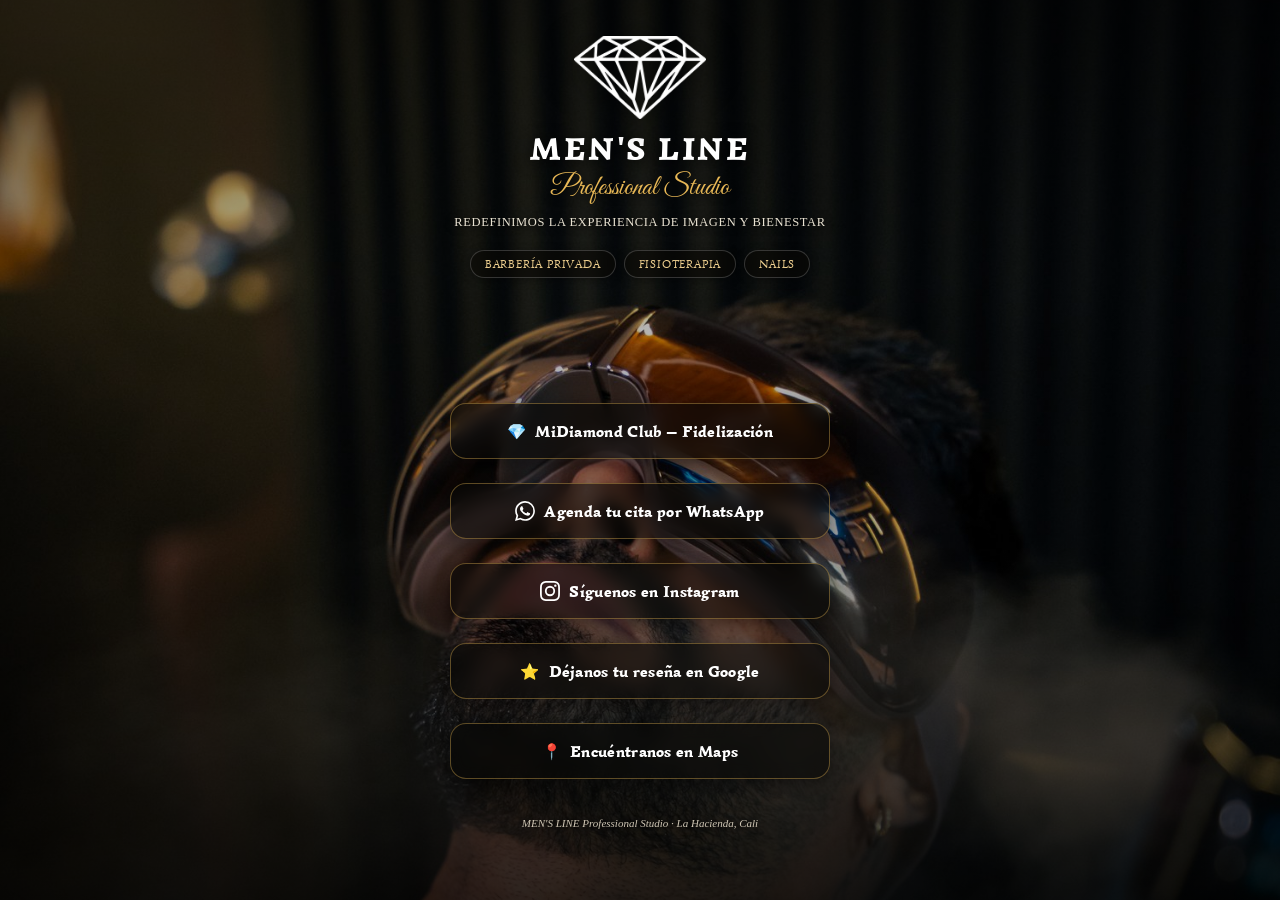
<file: index.html>
<!doctype html><html lang="es"><head><meta charset="utf-8">
<meta name="viewport" content="width=device-width,initial-scale=1">
<title>MEN'S LINE Professional Studio</title>
<link href="https://fonts.googleapis.com/css2?family=Simonetta:wght@400;900&family=Great+Vibes&display=swap" rel="stylesheet">
<style>
  /* Iconos SVG de marca (WhatsApp / Instagram) */
  .ico svg{width:20px;height:20px;display:block;fill:currentColor}
  .ico{margin-right:10px;display:inline-flex}
  *{box-sizing:border-box}
  body{margin:0;background:#000;color:#eee;font-family:'Simonetta',serif;min-height:100vh}
  /* ══ VIDEO DE FONDO (alineado arriba para que las caras se vean completas) ══ */
  .bgvideo{position:fixed;inset:0;width:100%;height:100%;object-fit:cover;object-position:center 20%;z-index:-2}
  .bgveil{position:fixed;inset:0;z-index:-1;
    background:linear-gradient(180deg,rgba(0,0,0,.62) 0%,rgba(0,0,0,.28) 32%,rgba(0,0,0,.34) 60%,rgba(0,0,0,.8) 100%)}
  .wrap{max-width:420px;margin:0 auto;padding:34px 20px 60px;text-align:center;display:flex;flex-direction:column;min-height:100svh}
  .logo{width:132px;margin:2px auto 10px;display:block;filter:drop-shadow(0 4px 18px rgba(0,0,0,.75))}
  h1{margin:0;color:#fff;font-size:32px;font-weight:900;letter-spacing:2.5px;text-shadow:0 2px 16px rgba(0,0,0,.85)}
  .script{font-family:'Great Vibes',cursive;font-weight:400;color:#e8b856;font-size:28px;margin:0 0 6px;text-shadow:0 2px 10px rgba(0,0,0,.8)}
  .sub{color:#e9e2d2;font-size:12.5px;font-family:Georgia,serif;margin:4px 0 20px;letter-spacing:.6px;text-shadow:0 1px 8px rgba(0,0,0,.9)}
  .services{display:flex;gap:8px;justify-content:center;flex-wrap:wrap;margin-bottom:24px}
  .services span{border:1px solid #ffffff2e;background:rgba(10,8,4,.55);backdrop-filter:blur(6px);color:#f0d190;border-radius:999px;
    padding:6px 14px;font-size:11.5px;letter-spacing:.8px;box-shadow:0 2px 10px rgba(0,0,0,.35)}
  .spacer{flex:1}
  a.btn{display:flex;align-items:center;justify-content:center;background:rgba(8,7,5,.6);border:1px solid rgba(232,184,86,.38);
    backdrop-filter:blur(8px);border-radius:16px;padding:16px 16px;margin:12px 0;color:#fff;text-decoration:none;font-size:15.5px;font-weight:700;
    transition:.18s;box-shadow:0 6px 22px rgba(0,0,0,.5);letter-spacing:.3px}
  a.btn:hover,a.btn:active{background:rgba(60,44,20,.72);border-color:#e8b856;transform:translateY(-1px)}
  a.btn.star{background:linear-gradient(135deg,#daa64e,#e8b856);color:#1a1000;border-color:#e8b856;box-shadow:0 8px 26px rgba(218,166,78,.45)}
  a.btn.star:hover,a.btn.star:active{background:linear-gradient(135deg,#e8b856,#f4d27a)}
  .ico{margin-right:9px}
  .dots{position:fixed;right:14px;top:50%;transform:translateY(-50%);z-index:1;display:flex;flex-direction:column;gap:8px}
  .dots i{width:7px;height:7px;border-radius:50%;background:#ffffff40;transition:.3s}
  .dots i.on{background:#e8b856;box-shadow:0 0 10px rgba(232,184,86,.8);transform:scale(1.3)}
  .foot{color:#cfc6b4;font-size:11px;margin-top:26px;font-family:Georgia,serif;text-shadow:0 1px 8px rgba(0,0,0,.9);font-style:italic}
  @media (max-width:420px){ .wrap{padding:26px 16px 50px} h1{font-size:27px} .logo{width:112px} a.btn{font-size:14.5px;padding:14px} }
</style></head><body>
<video class="bgvideo" src="assets/fondo.mp4" autoplay muted loop playsinline preload="auto" poster="assets/web/foto1.jpg"></video>
<div class="bgveil"></div>
<div class="wrap">
  <img class="logo" src="logo_diamante.png" alt="MEN'S LINE">
  <h1>MEN'S LINE</h1>
  <p class="script">Professional Studio</p>
  <p class="sub">REDEFINIMOS LA EXPERIENCIA DE IMAGEN Y BIENESTAR</p>

  <div class="services">
    <span>BARBERÍA PRIVADA</span><span>FISIOTERAPIA</span><span>NAILS</span>
  </div>

  <div class="spacer"></div>

  <a class="btn" href="loyalty/index.html"><span class="ico">💎</span>MiDiamond Club — Fidelización</a>
  <a class="btn" href="https://wa.me/573148761424" target="_blank"><span class="ico"><svg viewBox="0 0 24 24"><path d="M17.472 14.382c-.297-.149-1.758-.867-2.03-.967-.273-.099-.471-.148-.67.15-.197.297-.767.966-.94 1.164-.173.199-.347.223-.644.075-.297-.15-1.255-.463-2.39-1.475-.883-.788-1.48-1.761-1.653-2.059-.173-.297-.018-.458.13-.606.134-.133.297-.347.446-.52.149-.174.198-.298.298-.497.099-.198.05-.371-.025-.52-.075-.149-.669-1.612-.916-2.207-.242-.579-.487-.5-.669-.51-.173-.008-.371-.01-.57-.01-.198 0-.52.074-.792.372-.272.297-1.04 1.016-1.04 2.479 0 1.462 1.065 2.875 1.213 3.074.149.198 2.096 3.2 5.077 4.487.709.306 1.262.489 1.694.625.712.227 1.36.195 1.871.118.571-.085 1.758-.719 2.006-1.413.248-.694.248-1.289.173-1.413-.074-.124-.272-.198-.57-.347m-5.421 7.403h-.004a9.87 9.87 0 0 1-5.031-1.378l-.361-.214-3.741.982.998-3.648-.235-.374a9.86 9.86 0 0 1-1.51-5.26c.001-5.45 4.436-9.884 9.888-9.884 2.64 0 5.122 1.03 6.988 2.898a9.825 9.825 0 0 1 2.893 6.994c-.003 5.45-4.437 9.885-9.885 9.885m8.413-18.297A11.815 11.815 0 0 0 12.05 0C5.495 0 .16 5.335.157 11.892c0 2.096.547 4.142 1.588 5.945L0 24l6.305-1.654a11.882 11.882 0 0 0 5.683 1.448h.005c6.554 0 11.89-5.335 11.893-11.893A11.821 11.821 0 0 0 20.464 3.488"/></svg></span>Agenda tu cita por WhatsApp</a>
  <a class="btn" href="https://www.instagram.com/menslinestudio" target="_blank"><span class="ico"><svg viewBox="0 0 24 24"><path d="M12 2.163c3.204 0 3.584.012 4.85.07 1.17.053 1.805.249 2.227.415.56.217.958.477 1.379.897.419.42.679.819.896 1.378.167.42.362 1.055.414 2.227.058 1.266.07 1.646.07 4.85s-.012 3.584-.07 4.85c-.052 1.17-.247 1.805-.414 2.227a3.727 3.727 0 0 1-.896 1.378c-.42.419-.819.679-1.378.896-.422.167-1.056.362-2.227.414-1.266.058-1.646.07-4.85.07s-3.584-.012-4.85-.07c-1.17-.052-1.805-.247-2.227-.414a3.728 3.728 0 0 1-1.378-.896 3.727 3.727 0 0 1-.896-1.378c-.167-.422-.362-1.056-.415-2.227-.057-1.266-.07-1.646-.07-4.85s.013-3.584.07-4.85c.053-1.172.248-1.807.415-2.227.217-.559.477-.958.896-1.378.42-.42.82-.68 1.378-.897.422-.166 1.057-.362 2.227-.414 1.266-.058 1.646-.07 4.85-.07M12 0C8.741 0 8.333.014 7.053.072 5.775.132 4.905.333 4.14.63c-.79.306-1.459.718-2.126 1.384S.914 3.35.631 4.14C.333 4.905.131 5.775.072 7.053.014 8.333 0 8.741 0 12s.014 3.667.072 4.947c.06 1.277.261 2.148.558 2.913.306.788.717 1.459 1.384 2.126.667.666 1.336 1.079 2.126 1.384.766.296 1.636.499 2.913.558C8.333 23.988 8.741 24 12 24s3.667-.012 4.947-.072c1.277-.06 2.148-.262 2.913-.558a5.712 5.712 0 0 0 2.126-1.384 5.706 5.706 0 0 0 1.384-2.126c.296-.765.499-1.636.558-2.913.058-1.28.072-1.688.072-4.947s-.014-3.667-.072-4.947c-.06-1.277-.262-2.149-.558-2.913a5.71 5.71 0 0 0-1.384-2.126A5.705 5.705 0 0 0 19.86.63c-.765-.297-2.148-.262-2.913-.558C15.667.014 15.259 0 12 0zm0 5.838a6.162 6.162 0 1 0 0 12.324 6.162 6.162 0 0 0 0-12.324zM12 16a4 4 0 1 1 0-8 4 4 0 0 1 0 8zm6.406-11.845a1.44 1.44 0 1 0 0 2.881 1.44 1.44 0 0 0 0-2.881z"/></svg></span>Síguenos en Instagram</a>
  <a class="btn" href="https://is.gd/menslinerev" target="_blank"><span class="ico">⭐</span>Déjanos tu reseña en Google</a>
  <a class="btn" href="https://maps.google.com/?cid=2185886682577761685" target="_blank"><span class="ico">📍</span>Encuéntranos en Maps</a>

  <p class="foot">MEN'S LINE Professional Studio · La Hacienda, Cali</p>
</div>
<script>
/* iOS: modo ahorro de datos/batería bloquea autoplay → reintentos y play al primer toque */
(function(){
  const v = document.querySelector("video.bgvideo");
  if (!v) return;
  const tryPlay = () => { const p = v.play(); if (p) p.catch(()=>{}); };
  tryPlay();
  ["touchstart","click","scroll","pointerdown"].forEach(e =>
    document.addEventListener(e, tryPlay, {once:false, capture:true, passive:true}));
  document.addEventListener("visibilitychange", () => { if (!document.hidden) tryPlay(); });
})();
</script>
</file>
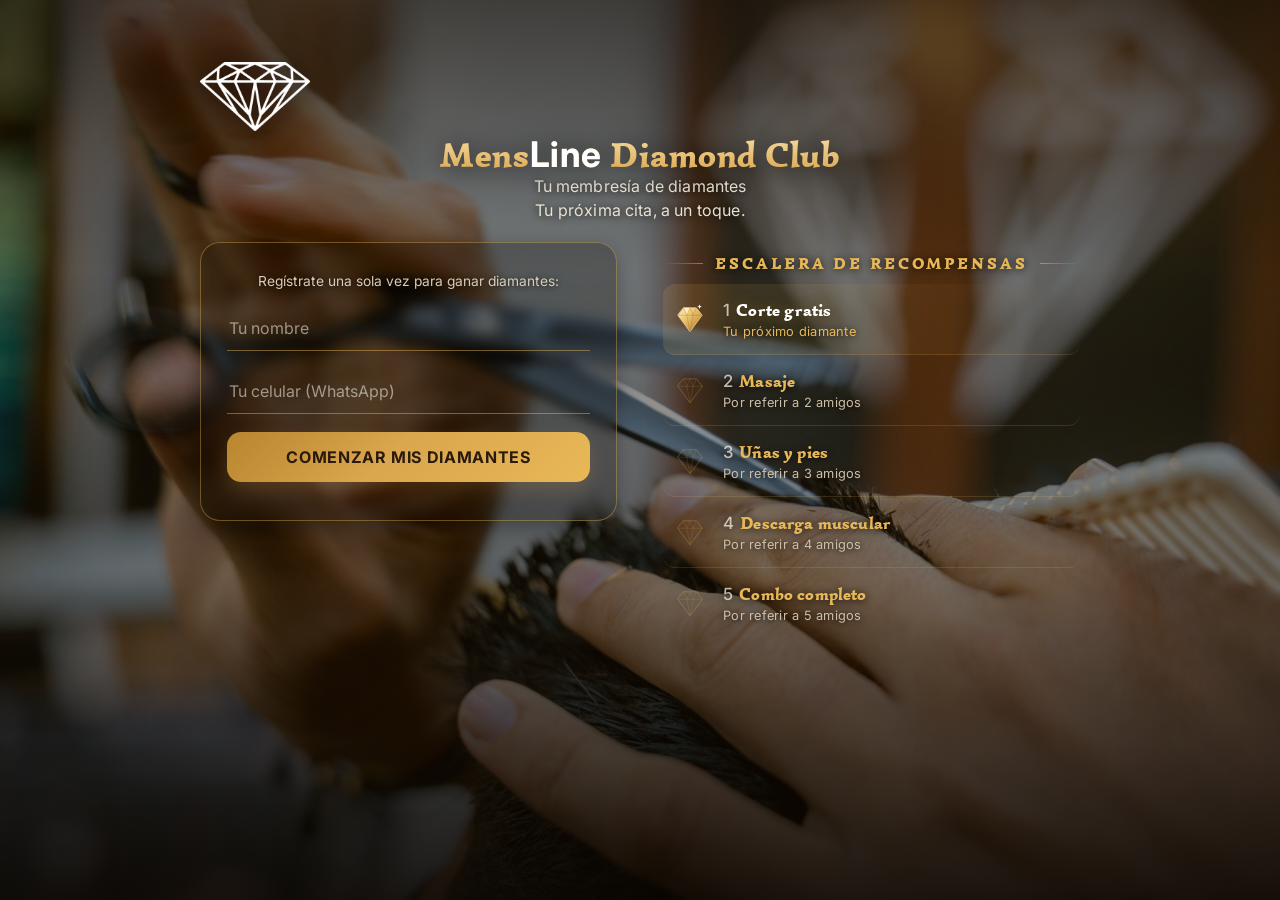
<file: loyalty/index.html>
<!DOCTYPE html>
<html lang="es">
<head>
<meta charset="UTF-8">
<meta name="viewport" content="width=device-width,initial-scale=1,maximum-scale=1">
<meta name="theme-color" content="#2b1c10">
<title>MensLine Diamond Club</title>
<link rel="manifest" href="manifest.webmanifest">
<link rel="icon" href="logo_diamante.png">
<link rel="preconnect" href="https://fonts.googleapis.com">
<link rel="preconnect" href="https://fonts.gstatic.com" crossorigin>
<link href="https://fonts.googleapis.com/css2?family=Simonetta:wght@400;900&family=Great+Vibes&family=Inter:wght@400;500;600;700&display=swap" rel="stylesheet">
<link rel="stylesheet" href="assets/styles/main.css">
</head>
<body>
<!-- CARRUSEL DE FOTOS COMO FONDO (fuera de .wrap: su animación no debe afectar al position:fixed) -->
<div id="lbg" class="lbg"></div><div class="lveil"></div>
<!-- degradado dorado compartido por los diamantes de la escalera -->
<svg width="0" height="0" style="position:absolute" aria-hidden="true"><defs>
  <linearGradient id="mlGold" x1="0" y1="0" x2="1" y2="1"><stop offset="0" stop-color="#f6dca0"/><stop offset=".5" stop-color="#e8b856"/><stop offset="1" stop-color="#b8862f"/></linearGradient>
</defs></svg>
<div class="wrap">
  <div class="head">
    <img class="logo" src="logo_diamante.png" alt="">
    <h1>Mens<b>Line</b> Diamond Club</h1>
    <p class="sub">Tu membresía de diamantes<br>Tu próxima cita, a un toque.</p>
  </div>

  <div class="colL">
  <!-- REGISTRO -->
  <div id="regView" class="card hidden">
    <p class="mut center" style="margin-bottom:14px">Regístrate una sola vez para ganar diamantes:</p>
    <input id="regName" type="text" placeholder="Tu nombre" maxlength="30">
    <input id="regPhone" type="tel" inputmode="numeric" placeholder="Tu celular (WhatsApp)" maxlength="12">
    <button id="regBtn">COMENZAR MIS DIAMANTES</button>
    <p id="regMsg" class="mut center" style="margin-top:10px"></p>
  </div>

  <!-- CARNET -->
  <div id="stView" class="card hidden">
    <p class="mut center" id="hello"></p>
    <div class="vcard hidden" id="vcard">
      <div class="sheen"></div>
      <div class="vhead"><img src="logo_diamante.png" alt=""><span class="vt">DIAMOND CLUB</span></div>
      <div class="vname" id="vname"></div>
      <div class="vmeta" id="vmeta"></div>
      <div class="vdiamonds"><span class="vdots" id="vdots"></span><span class="vcount" id="vcount"></span></div>
      <div class="vfoot"><span class="vf">MEMBRESÍA VIRTUAL</span><span class="vf" id="vcyc"></span></div><button id="vcWallet" style="display:none;margin:-2px 12px 14px;padding:10px 12px;border-radius:12px;border:1px solid rgba(232,184,86,.55);background:linear-gradient(180deg,#3a2512,#241505);color:#e8b856;font-weight:700;letter-spacing:.08em;font-size:.72rem;width:calc(100% - 24px)">⬇ GUARDAR EN GOOGLE WALLET</button>
    </div>
    <div class="diamonds" id="dmRow"></div>
    <p class="prog" id="prog"></p>
    <div class="bar"><i id="barFill" style="width:0%"></i></div>
    <div id="rewardBox" class="reward hidden">
      <h2>¡RECOMPENSA LISTA!</h2>
      <code id="rewardCode"></code>
      <p class="mut">Preséntale este código en recepción. El staff la valida y empiezas tu nuevo ciclo.</p>
    </div>
    <p id="statusMsg"></p>
  </div>
  </div>

  <div class="colR">
  <p class="sec">ESCALERA DE RECOMPENSAS</p>
  <div class="ladder" id="ladder"></div>
  </div>
</div>

<!-- Anatomía del frontend (developarce): components/ organiza · CSS viste ·
     js controla · services/ conecta · pages/ arranca -->
<script type="module" src="pages/app.js"></script>
<script type="module" src="components/background.js"></script>
</body>
</html>
</file>
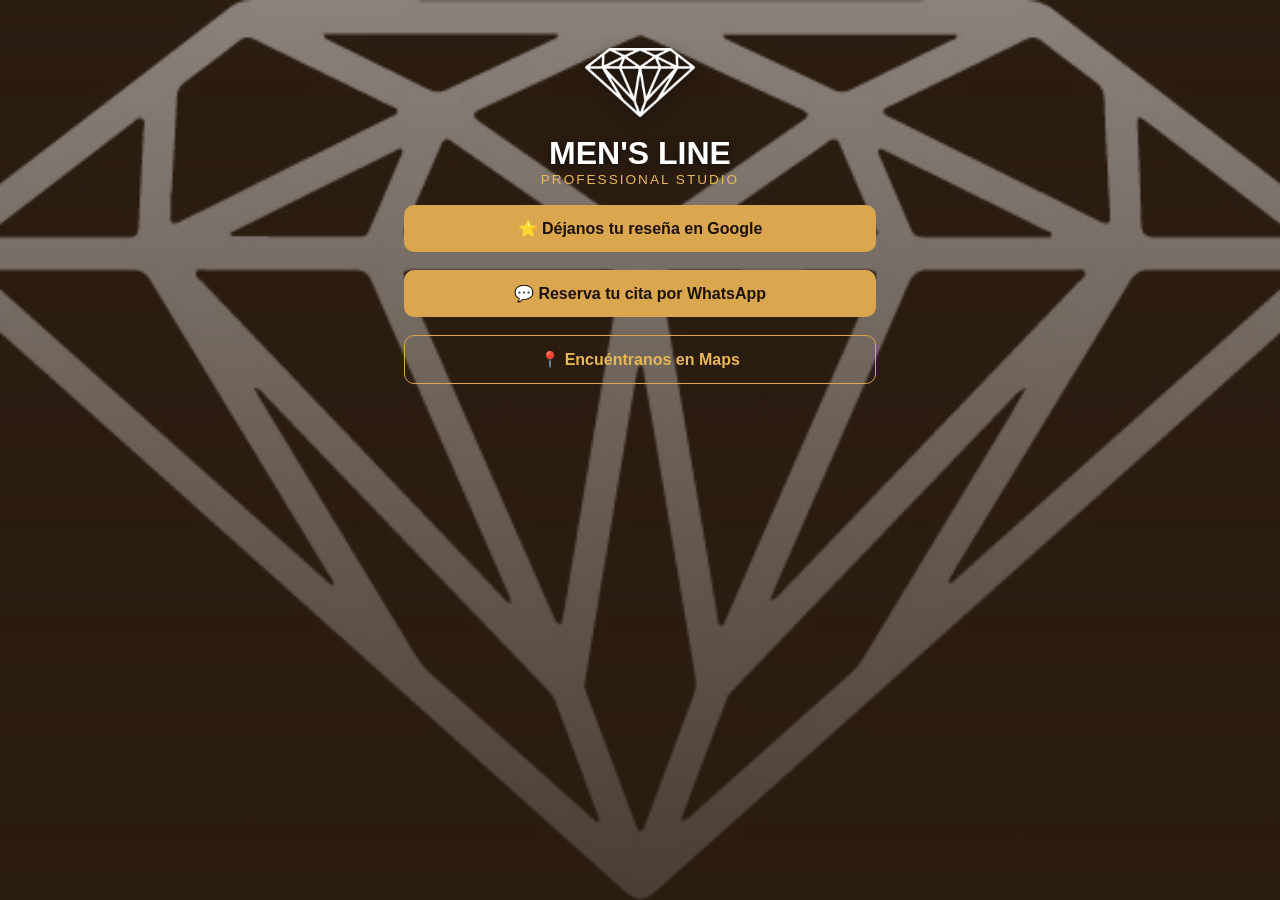
<file: videotest.html>
<!DOCTYPE html>
<html lang="es">
<head>
<meta charset="UTF-8">
<meta name="viewport" content="width=device-width, initial-scale=1">
<title>MEN'S LINE — Fondo con video (maqueta)</title>
<style>
:root{--oro:#daa64e;--oro2:#e8b856;--fondo:#2b1c10;}
*{margin:0;box-sizing:border-box}
body{font-family:'Trebuchet MS',sans-serif;background:var(--fondo);color:#fff;min-height:100vh}
video{position:fixed;top:0;left:0;width:100%;height:100%;object-fit:cover;z-index:0}
.overlay{position:fixed;inset:0;background:linear-gradient(to bottom,rgba(43,28,16,.55),rgba(43,28,16,.85));z-index:1}
.card{position:relative;z-index:2;max-width:520px;margin:0 auto;padding:48px 24px;text-align:center;display:grid;gap:18px}
h1{font-size:2rem;text-shadow:0 2px 8px rgba(0,0,0,.6)}
.slog{color:var(--oro2);letter-spacing:2px;font-size:.85rem}
a.b{display:block;background:var(--oro);color:#1d1209;font-weight:bold;padding:14px;border-radius:10px;text-decoration:none;font-size:1rem}
a.b.ghost{background:transparent;border:1.5px solid var(--oro);color:var(--oro2)}
img.logo{width:110px;margin:0 auto;filter:drop-shadow(0 2px 6px rgba(0,0,0,.5))}
</style>
</head>
<body>
<video autoplay muted loop playsinline poster="logo_diamante.png">
  <source src="barber.mp4" type="video/mp4">
</video>
<div class="overlay"></div>
<main class="card">
  <img class="logo" src="logo_diamante.png" alt="MEN'S LINE">
  <div><h1>MEN'S LINE</h1><p class="slog">PROFESSIONAL STUDIO</p></div>
  <a class="b" href="https://is.gd/menslinerev">⭐ Déjanos tu reseña en Google</a>
  <a class="b" href="https://wa.me/573148761424">💬 Reserva tu cita por WhatsApp</a>
  <a class="b ghost" href="https://maps.google.com/?cid=2185886682577761685">📍 Encuéntranos en Maps</a>
</main>
</body>
</html>
</file>
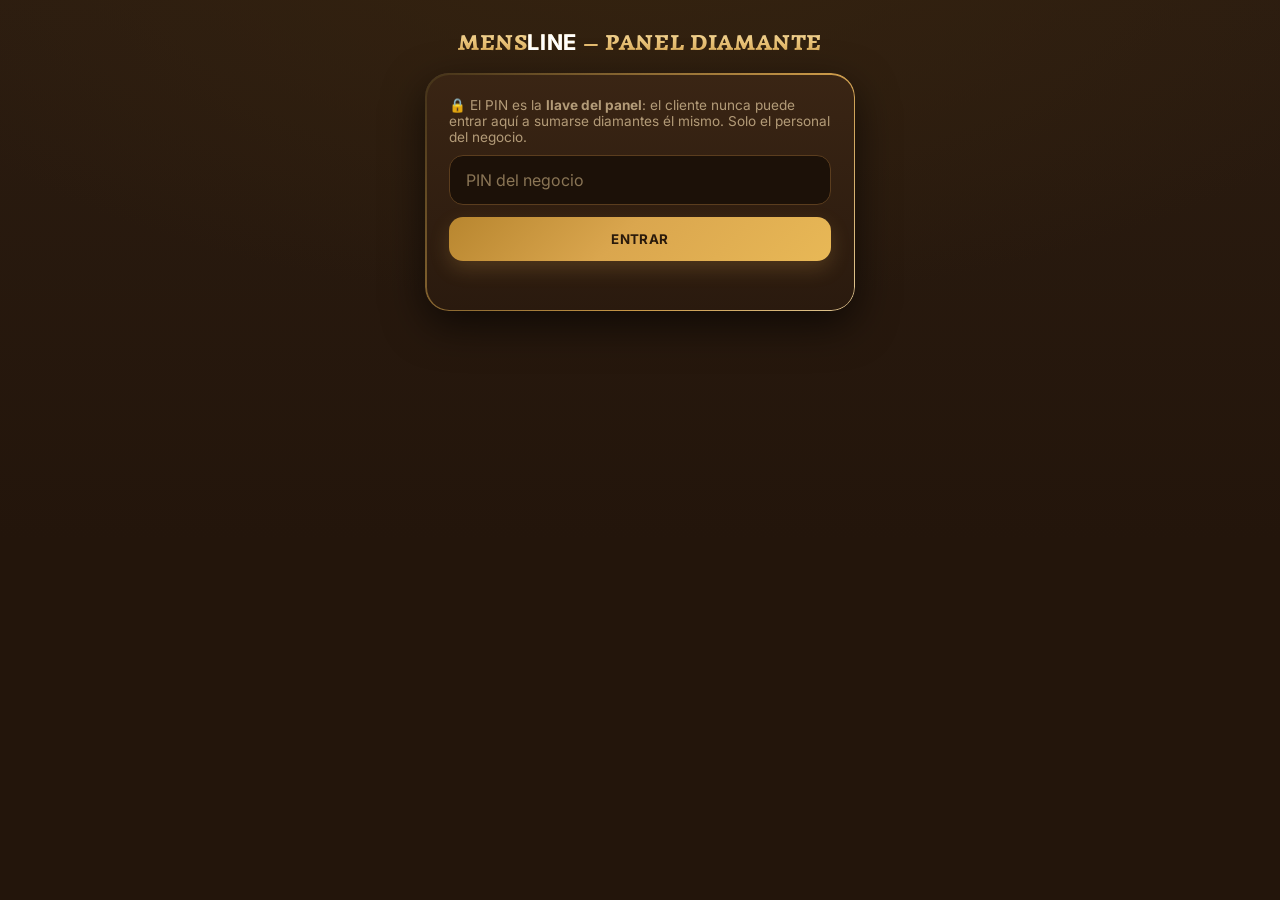
<file: loyalty/admin.html>
<!DOCTYPE html>
<html lang="es">
<head>
<meta charset="UTF-8">
<meta name="viewport" content="width=device-width,initial-scale=1">
<meta name="robots" content="noindex">
<title>MensLine — Panel</title>
<link rel="preconnect" href="https://fonts.googleapis.com">
<link rel="preconnect" href="https://fonts.gstatic.com" crossorigin>
<link href="https://fonts.googleapis.com/css2?family=Simonetta:wght@400;900&family=Great+Vibes&family=Inter:wght@400;500;600;700&display=swap" rel="stylesheet">
<style>
/* ===== MensLine — Panel · estilo según BRAND.md (solo CSS/HTML) ===== */
:root{
  --bg:#23150b;--bg2:#2b1c10;--gold:#daa64e;--goldl:#e8b856;--goldd:#443319;
  --stroke:#fbe7b8;--txt:#f4ead9;--mut:#b39b78;
  --serif:'Simonetta',Georgia,serif;--sans:'Inter',system-ui,-apple-system,sans-serif;
}
*{margin:0;padding:0;box-sizing:border-box;font-family:var(--sans)}
body{
  background:
    radial-gradient(120% 80% at 50% -10%, #35230f 0%, rgba(53,35,15,0) 55%),
    linear-gradient(180deg,var(--bg2),var(--bg) 60%);
  background-attachment:fixed;color:var(--txt);min-height:100vh;
  display:flex;flex-direction:column;align-items:center;padding:28px 16px calc(28px + env(safe-area-inset-bottom));
  -webkit-font-smoothing:antialiased;
}
.hidden{display:none!important}
.wrap{width:100%;max-width:430px;display:flex;flex-direction:column;gap:16px;align-items:center;animation:rise .5s ease both}
@keyframes rise{from{opacity:0;transform:translateY(14px)}to{opacity:1;transform:none}}
h1{font-family:var(--serif);font-weight:600;font-size:1.35rem;letter-spacing:.03em;text-align:center;
   color:var(--goldl);background:linear-gradient(180deg,#f6dca0,var(--gold));-webkit-background-clip:text;background-clip:text;-webkit-text-fill-color:transparent}
h1 b{-webkit-text-fill-color:#fff;color:#fff}

/* --- Tarjeta con borde dorado animado y esquinas 24px --- */
.card{position:relative;background:linear-gradient(180deg,#3a2514,#2a1a0e);border:0;border-radius:24px;padding:24px;width:100%;
      box-shadow:0 14px 40px #0009, inset 0 1px 0 #ffffff14;isolation:isolate}
.card::before{content:"";position:absolute;inset:0;border-radius:inherit;padding:1.5px;pointer-events:none;
   background:linear-gradient(130deg,var(--goldd) 0%,var(--gold) 25%,var(--stroke) 42%,var(--gold) 60%,var(--goldd) 100%);
   background-size:260% 260%;
   -webkit-mask:linear-gradient(#000 0 0) content-box,linear-gradient(#000 0 0);
   -webkit-mask-composite:xor;mask-composite:exclude;animation:border-sheen 7s linear infinite;opacity:.9}
@keyframes border-sheen{0%{background-position:0% 50%}100%{background-position:260% 50%}}
.card>*{position:relative;z-index:1}

input{width:100%;padding:14px 16px;border-radius:14px;border:1px solid #5b3d1e;background:#1c1108;color:var(--txt);font-size:1rem;margin-bottom:12px;transition:border-color .25s,box-shadow .25s}
input::placeholder{color:#8a7555}
input:focus{outline:none;border-color:var(--gold);box-shadow:0 0 0 3px #daa64e2e}
button{width:100%;padding:14px;border:0;border-radius:14px;background:linear-gradient(135deg,#b8862f,var(--gold) 45%,var(--goldl));color:#2a1a0b;font-weight:700;letter-spacing:.03em;cursor:pointer;margin-bottom:10px;box-shadow:0 8px 20px #daa64e33;transition:transform .15s,box-shadow .25s,filter .25s}
button:hover{filter:brightness(1.05)}
button:active{transform:scale(.97)}
button:disabled{opacity:.5;cursor:wait;filter:none}
.ghost{background:#231407;border:1px solid #5b3d1e;color:var(--txt);font-weight:600;font-size:.9rem;padding:13px;box-shadow:none;text-align:left}
.ghost:hover{border-color:var(--gold);filter:none;background:#2b1b0c}

.err{color:#e98a7a;font-size:.85rem;min-height:1.2em;transition:color .3s}
.ok{color:#8fd48f;font-size:.85rem}
.mut{color:var(--mut)}
.mini{font-size:.76rem;color:var(--mut);line-height:1.5}

/* --- Lista de clientes: avatar circular con inicial --- */
#list{display:flex;flex-direction:column;gap:4px;margin-top:4px}
.cl{display:flex;justify-content:space-between;align-items:center;gap:10px;padding:11px 10px;border-bottom:1px solid #4a3013;font-size:.9rem;cursor:pointer;border-radius:12px;transition:background .2s,transform .12s}
.cl:hover{background:#2b1b0c}
.cl:active{transform:scale(.99)}
.cl .n{font-weight:600;font-size:.98rem;color:var(--txt);display:inline-block}
/* avatar real en columna aparte (inicial en medallón dorado) */
.cl .ava{flex:0 0 auto;width:34px;height:34px;display:inline-flex;align-items:center;justify-content:center;
  border-radius:50%;background:linear-gradient(140deg,var(--goldl),#b8862f);color:#2a1a0b;
  font-family:var(--serif);font-weight:700;box-shadow:0 2px 8px #0007, inset 0 1px 0 #fff6}
.cl .p{color:var(--mut);font-size:.74rem;letter-spacing:.02em}
.cl b{color:var(--gold);letter-spacing:.14em}
.sel{background:#2b1b0c;box-shadow:0 0 0 2px var(--gold), 0 6px 18px #daa64e22;border-bottom-color:transparent}

@media (max-width:380px){
  h1{font-size:1.2rem}
  .cl .n{font-size:.92rem}
  .cl .ava{width:30px;height:30px;font-size:.9rem}
}
@media (prefers-reduced-motion:reduce){
  *{animation-duration:.001ms!important;animation-iteration-count:1!important;transition-duration:.001ms!important}
}
</style>
</head>
<body>
<div class="wrap">
  <h1>MENS<b>LINE</b> — PANEL DIAMANTE</h1>

  <div class="card" id="lockCard">
    <p class="mut" style="margin-bottom:10px;font-size:.85rem">🔒 El PIN es la <b>llave del panel</b>: el cliente nunca puede entrar aquí a sumarse diamantes él mismo. Solo el personal del negocio.</p>
    <input id="pin" type="password" inputmode="numeric" placeholder="PIN del negocio">
    <button id="unlock">ENTRAR</button>
    <p id="lockMsg" class="err"></p>
  </div>

  <div class="card hidden" id="panel">
    <p style="font-weight:700;color:var(--goldl);margin-bottom:6px;font-size:.95rem">CLIENTES REGISTRADOS <span class="mini">(en vivo, desde la nube)</span></p>
    <div id="list"></div>
    <p id="selInfo" class="mini" style="margin-top:8px">Toca un cliente arriba para seleccionarlo y luego usa los botones.</p>
    <button id="stampBtn" class="ghost" style="margin-top:10px">💎 SUMAR DIAMANTE (al seleccionado)</button>
    <button id="redeemBtn" class="ghost">🎁 Entregar recompensa → ciclo nuevo (0/5)</button>
    <button id="delBtn" class="ghost">🗑️ Eliminar cliente (prueba)</button>
    <button id="wipeBtn" class="ghost">🔄 Borrar TODOS los datos (empezar demo de cero)</button>
    <p class="mini" style="margin-top:8px">Diamante normal: el CLIENTE lo gana solo tocando su tarjeta (1 por día).<br>Este panel es para correcciones del staff.</p>
    <p id="msg" class="err"></p>
  </div>
</div>
<script>
/* ══════ SERVIDOR REAL (Cloudflare) — este panel ve lo mismo que ven los celulares ══════ */
const API = "https://mensline-diamond-club.santa250613.workers.dev";
const GOAL = 5;
const $ = id => document.getElementById(id);
let PIN = "", SEL = null, CLIENTS = [];

async function api(path, body){
  const r = await fetch(API + path, { method:"POST", headers:{"Content-Type":"application/json"}, body: JSON.stringify(body) });
  return r.json();
}
function msg(cls, t){ $("msg").className = cls; $("msg").textContent = t; }
function selClient(){
  if (SEL === null || !CLIENTS[SEL]){ msg("err","Selecciona un cliente de la lista primero"); return null; }
  return CLIENTS[SEL];
}

$("unlock").onclick = async () => {
  PIN = $("pin").value.replace(/\D/g,"");
  $("unlock").disabled = true;
  const r = await api("/list", { pin: PIN });
  $("unlock").disabled = false;
  if (r.ok){ $("lockCard").classList.add("hidden"); $("panel").classList.remove("hidden"); CLIENTS = r.clients; showList(); refresh(); }
  else $("lockMsg").textContent = r.err || "PIN incorrecto";
};

function showList(){
  if (!CLIENTS.length){ $("list").innerHTML = "<p class='mini'>Aún no hay clientes. Se registran desde la app (tocando la tarjeta NFC).</p>"; return; }
  $("list").innerHTML = CLIENTS.map((c,i) =>
    `<div class="cl${SEL===i?' sel':''}" data-i="${i}">
       <span class="ava">${c.name.trim().charAt(0).toUpperCase()}</span><span><span class="n">${c.name}</span><br><span class="p">#${String(c.phone).slice(-10)}</span></span>
       <span style="text-align:right">${c.rewardPending
         ? `<b style="color:#e8b856">🎁 RECOMPENSA LISTA</b><br><span class="p">código ${c.rewardCode}</span>`
         : `<b>${"·".repeat(c.stamps)}${"◇".repeat(GOAL-c.stamps)}</b><br><span class="p">${c.stamps}/${GOAL} · última visita: ${c.lastVisit || "—"}</span>`}</span>
     </div>`).join("");
  document.querySelectorAll(".cl").forEach(el => el.onclick = () => { SEL = +el.dataset.i; showList(); msg("ok","Seleccionado: " + CLIENTS[SEL].name); });
}
function updSel(cc){ CLIENTS[SEL] = cc; showList(); }

/* refresco automático cada 5 s: si un cliente se registra o toca su tarjeta, aparece solo */
async function refresh(){
  if (!PIN) return;
  const r = await api("/list", { pin: PIN });
  if (!r.ok) return;
  const same = JSON.stringify(CLIENTS) === JSON.stringify(r.clients);
  CLIENTS = r.clients; SEL = null;
  showList();
  if (!same) msg("ok","🔄 Lista actualizada desde la nube");
}
setInterval(refresh, 5000);

$("stampBtn").onclick = async () => {
  const c = selClient(); if (!c) return;
  $("stampBtn").disabled = true;
  const r = await api("/stamp", { pin: PIN, phone: c.phone });
  $("stampBtn").disabled = false;
  if (!r.ok){ msg("err", r.err || "Error"); return; }
  updSel(r.client);
  msg("ok", r.reward
    ? `¡DIAMANTE #${GOAL}! 🎉 Recompensa activada · Código: ${r.client.rewardCode} → ahora "Entregar recompensa"`
    : `Diamante sumado: ${r.client.name} ahora ${r.client.stamps}/${GOAL} ✅`);
};

$("redeemBtn").onclick = async () => {
  const c = selClient(); if (!c) return;
  const codeIn = (prompt("Pídele el código de recompensa al cliente y escríbelo aquí:") || "").trim();
  if (!codeIn) return msg("err","Se necesita el código del cliente para entregar.");
  $("redeemBtn").disabled = true;
  const r = await api("/redeem", { pin: PIN, phone: c.phone, code: codeIn });
  $("redeemBtn").disabled = false;
  if (!r.ok){ msg("err", r.err || "Error"); return; }
  updSel(r.client);
  msg("ok","Recompensa entregada ✅ El cliente empieza ciclo nuevo (0/5). Pídele que toque su tarjeta.");
};

$("delBtn").onclick = () => msg("err","Eliminar cliente individual llega en la versión de pago; por ahora usa 'Borrar TODO' (solo demo).");

$("wipeBtn").onclick = async () => {
  if (!confirm("¿Borrar TODOS los clientes y empezar la demo de cero?")) return;
  const r = await api("/wipe", { pin: PIN });
  if (r.ok){ SEL = null; await refresh(); msg("ok","Todo borrado. La demo empieza limpia."); }
  else msg("err", r.err || "Error");
};
</script>
</body>
</html>
</file>
<file: loyalty/assets/styles/main.css>
/* ===== MensLine Diamond Club — estilo según BRAND.md (solo CSS/HTML) ===== */
:root{
  --bg:#23150b;--bg2:#2b1c10;--gold:#daa64e;--goldl:#e8b856;--goldd:#443319;
  --stroke:#fbe7b8;--txt:#f4ead9;--mut:#b39b78;
  --serif:'Simonetta',Georgia,serif;--sans:'Inter',system-ui,-apple-system,sans-serif;
}
*{margin:0;padding:0;box-sizing:border-box;font-family:var(--sans)}
html,body{overflow-x:hidden;max-width:100%}
body{
  background:var(--bg);color:var(--txt);min-height:100vh;
  display:flex;flex-direction:column;align-items:center;padding:28px 16px calc(28px + env(safe-area-inset-bottom));
  -webkit-font-smoothing:antialiased;
}
.wrap{width:100%;max-width:430px;display:flex;flex-direction:column;gap:16px;animation:rise .6s ease both}
@keyframes rise{from{opacity:0;transform:translateY(14px)}to{opacity:1;transform:none}}
.logo{width:88px;align-self:center;margin-top:6px;filter:drop-shadow(0 4px 14px #0007) drop-shadow(0 0 10px #daa64e3b)}
h1{font-family:var(--serif);font-weight:600;font-size:1.72rem;line-height:1.1;letter-spacing:.015em;
    color:var(--goldl);text-align:center;
    background:linear-gradient(180deg,#f6dca0,var(--gold));-webkit-background-clip:text;background-clip:text;-webkit-text-fill-color:transparent}
h1 b{font-weight:700;-webkit-text-fill-color:#fff;color:#fff}
.sub{color:#e9e2d2;font-size:.9rem;line-height:1.5;text-align:center;letter-spacing:.01em;text-shadow:0 1px 8px rgba(0,0,0,.9)}
.logo,h1{filter:drop-shadow(0 2px 14px rgba(0,0,0,.75))}

/* --- Tarjeta GLASS (mismo look que los botones del linktree): casi transparente,
       borde dorado fino que se ilumina al hover, blur ligero → se ve el carrusel --- */
.card{position:relative;background:rgba(10,7,3,.28);border:1px solid rgba(232,184,86,.38);border-radius:20px;
      padding:24px 22px;box-shadow:0 6px 22px rgba(0,0,0,.35);
      -webkit-backdrop-filter:blur(6px);backdrop-filter:blur(6px);transition:border-color .25s,background .25s,box-shadow .25s}
.card:hover,.card:focus-within{border-color:var(--goldl);background:rgba(20,14,6,.34);box-shadow:0 8px 26px rgba(0,0,0,.4),0 0 18px rgba(232,184,86,.14)}
.card .mut{color:#d8ccb6;text-shadow:0 1px 6px rgba(0,0,0,.8)}

/* --- Diamantes --- */
.diamonds{display:flex;justify-content:center;flex-wrap:wrap;gap:12px;margin:20px 0 12px}
.dm{width:50px;height:50px;transition:transform .3s ease}
.dm.earned{filter:drop-shadow(0 3px 8px #daa64e88)}
/* el diamante más reciente (último ganado) con glow pulsante */
#dmRow .dm.earned:not(:has(+ .dm.earned)){animation:glow 2.1s ease-in-out infinite}
/* destello dorado al sumar (la lógica añade .pop al nuevo diamante) */
.dm.pop{animation:pop .6s ease}
#dmRow .dm.earned.pop:not(:has(+ .dm.earned)){animation:pop .6s ease, glow 2.1s ease-in-out .6s infinite}
@keyframes pop{0%{transform:scale(1)}28%{transform:scale(1.5);filter:drop-shadow(0 0 18px var(--goldl))}60%{transform:scale(.94)}100%{transform:scale(1)}}
@keyframes glow{0%,100%{filter:drop-shadow(0 0 4px #daa64e77)}50%{filter:drop-shadow(0 0 14px var(--goldl)) drop-shadow(0 0 3px var(--stroke))}}

.prog{font-family:var(--serif);font-weight:600;font-size:1.22rem;color:var(--goldl);text-align:center;letter-spacing:.02em}
.bar{height:6px;background:rgba(255,255,255,.08);border:1px solid rgba(232,184,86,.22);border-radius:99px;overflow:hidden;margin-top:14px}
.bar i{display:block;height:100%;border-radius:99px;background:linear-gradient(90deg,var(--gold),var(--goldl),var(--stroke));transition:width .6s cubic-bezier(.22,1,.36,1)}

/* --- Formularios --- */
/* inputs estilo underline: sin fondo, solo línea dorada inferior + texto claro */
input{width:100%;padding:12px 2px;border:0;border-bottom:1px solid rgba(232,184,86,.45);border-radius:0;background:transparent;
  color:#fff;font-size:1rem;margin-bottom:18px;transition:border-color .25s,box-shadow .25s;-webkit-appearance:none;appearance:none}
input::placeholder{color:rgba(233,226,210,.6)}
input:focus{outline:none;border-bottom-color:var(--goldl);box-shadow:0 1px 0 0 var(--goldl)}
input:-webkit-autofill{-webkit-text-fill-color:#fff;transition:background-color 9999s ease 0s}
button{width:100%;padding:15px;border:0;border-radius:14px;background:linear-gradient(135deg,#b8862f,var(--gold) 45%,var(--goldl));color:#2a1a0b;font-family:var(--sans);font-weight:700;font-size:1rem;letter-spacing:.04em;cursor:pointer;box-shadow:0 8px 20px #daa64e33;transition:transform .15s,box-shadow .25s,filter .25s}
button:hover{filter:brightness(1.05);box-shadow:0 10px 26px #daa64e4d}
button:active{transform:scale(.97)}
button:disabled{opacity:.5;cursor:wait;filter:none}

/* --- Tarjeta virtual del miembro (se genera al registrarse) --- */
.vcard{position:relative;border-radius:18px;padding:16px 18px 15px;margin:14px 0 2px;
  background:linear-gradient(135deg,#2b1c10 0%,#170d05 70%) , radial-gradient(120% 140% at 85% 0%, rgba(232,184,86,.25), transparent 55%);
  background-blend-mode:screen;
  border:1px solid rgba(232,184,86,.5);box-shadow:0 8px 24px rgba(0,0,0,.45), inset 0 1px 0 rgba(251,231,184,.25);
  overflow:hidden;animation:rise .5s ease both}
.vcard::after{content:"";position:absolute;inset:0;background:linear-gradient(115deg,transparent 30%,rgba(255,248,221,.09) 46%,transparent 60%);pointer-events:none}
.vhead{display:flex;align-items:center;gap:9px}
.vhead img{width:26px;height:26px}
.vhead .vt{font-family:var(--serif);font-weight:600;font-size:.83rem;letter-spacing:.16em;color:var(--goldl)}
.vname{font-family:var(--serif);font-weight:600;font-size:1.3rem;color:#fff;margin-top:9px;text-shadow:0 1px 8px rgba(0,0,0,.7)}
.vmeta{font-size:.72rem;color:var(--mut);letter-spacing:.08em;margin-top:2px}
.vdiamonds{display:flex;justify-content:space-between;align-items:center;margin-top:13px}
.vdots{display:flex;gap:6px}
.vdots i{width:17px;height:17px;transform:rotate(45deg);border-radius:3px;border:1px solid rgba(170,128,58,.65);background:rgba(232,184,86,.06);transition:.3s}
.vdots i.on{background:linear-gradient(135deg,#f6dca0,#e8b856 55%,#b8862f);border-color:#ffe9ae;box-shadow:0 0 9px rgba(232,184,86,.65)}
.vdots i.on:nth-last-child(1){animation:pop .6s ease}
.vcount{font-family:var(--serif);font-weight:600;color:var(--goldl);font-size:.95rem;letter-spacing:.05em}
.vfoot{display:flex;justify-content:space-between;align-items:center;margin-top:12px;border-top:1px solid rgba(232,184,86,.2);padding-top:9px}
.vfoot .vf{font-size:.68rem;color:var(--mut);letter-spacing:.1em}
.vcard .sheen{position:absolute;top:-40%;left:-30%;width:55%;height:180%;transform:rotate(18deg);
  background:linear-gradient(90deg,transparent,rgba(255,248,221,.07),transparent);animation:sheen 4.5s ease-in-out infinite}
@keyframes sheen{0%,55%,100%{left:-45%}25%{left:120%}}

/* --- Recompensa --- */
.reward{text-align:center;padding:20px;border:1px solid var(--goldl);border-radius:16px;background:rgba(232,184,86,.08);margin-top:16px;box-shadow:0 0 22px rgba(232,184,86,.18);animation:rise .5s ease both}
.reward h2{font-family:var(--serif);font-weight:600;color:var(--goldl);font-size:1.18rem;letter-spacing:.03em}
.reward code{display:block;font-size:2.05rem;letter-spacing:.34em;color:#fff;margin:12px 0;font-family:'Courier New',monospace;text-shadow:0 2px 10px #daa64e66}

/* ══ CARRUSEL DE FOTOS: ahora es el FONDO de toda la página ══ */
.lbg{position:fixed;inset:0;z-index:-2;overflow:hidden;background:var(--bg)}
.lbg img{position:absolute;inset:0;width:100%;height:100%;object-fit:cover;object-position:center 20%;
  opacity:0;transition:opacity 1.2s ease}
.lbg img.on{opacity:1;animation:kb 5.2s linear forwards}
@keyframes kb{from{transform:scale(1.04)}to{transform:scale(1.12)}}
.lveil{position:fixed;inset:0;z-index:-1;
  background:linear-gradient(180deg,rgba(20,10,2,.72) 0%,rgba(20,10,2,.42) 30%,rgba(20,10,2,.5) 65%,rgba(10,5,1,.9) 100%)}

/* ══ ESCALERA DE RECOMPENSAS — lista limpia, sin cajitas negras ══ */
.ladder{display:flex;flex-direction:column;margin-top:10px}
.step{display:flex;align-items:center;gap:16px;padding:15px 10px;border-radius:12px;
  border:0;border-bottom:1px solid rgba(232,184,86,.16);transition:background .25s}
.step:last-child{border-bottom:0}
.step>div{min-width:0}
/* diamante de marca line-art (mismo trazo en todos los niveles) */
.gem{width:34px;height:34px;flex:none;overflow:visible}
.gem path{fill:none;stroke:var(--goldl);stroke-width:1.4;stroke-linejoin:round;stroke-linecap:round}
.gem .f{stroke-width:.9;opacity:.75}
.gem .h,.gem .s{opacity:0;fill:none}
.step .gem{opacity:.38}                                   /* futuros: outline tenue */
.step.done .gem{opacity:.85}                              /* ya ganados: outline firme */
.step.done .gem .o{fill:rgba(232,184,86,.18)}
.step.here .gem{opacity:1;animation:gemglow 2.4s ease-in-out infinite}  /* alcanzado: brillante */
.step.here .gem .o{fill:url(#gmG);stroke:#ffe9ae;stroke-width:1.1}
.step.here .gem .f{stroke:rgba(122,90,36,.7);stroke-width:.7;opacity:.9}
.step.here .gem .h{fill:#fff3cf;opacity:.8}
.step.here .gem .s{opacity:1;fill:#fff8dd;stroke:none}
@keyframes gemglow{0%,100%{filter:drop-shadow(0 0 3px rgba(232,184,86,.5))}50%{filter:drop-shadow(0 0 11px rgba(232,184,86,.9))}}
.step .n{font-family:var(--serif);font-weight:600;color:var(--goldl);font-size:1.05rem;letter-spacing:.01em;
  line-height:1.25;text-shadow:0 1px 8px rgba(0,0,0,.85)}
.step .n .k{color:#e9e2d2;font-weight:500;margin-right:6px;opacity:.8}
.step .s2{font-size:.8rem;color:#cdbfa6;margin-top:3px;letter-spacing:.02em;text-shadow:0 1px 6px rgba(0,0,0,.85)}
.step.here{background:linear-gradient(90deg,rgba(232,184,86,.14),rgba(232,184,86,0))}
.step.here .n{color:#fff;text-shadow:0 0 12px rgba(232,184,86,.5),0 1px 8px rgba(0,0,0,.8)}
.step.here .s2{color:var(--goldl)}
.sec{font-family:var(--serif);font-weight:600;color:var(--goldl);font-size:1rem;letter-spacing:.18em;margin-top:2px;text-align:center;
  text-shadow:0 1px 8px rgba(0,0,0,.85);display:flex;align-items:center;gap:12px}
.sec::before,.sec::after{content:"";flex:1;height:1px;background:linear-gradient(90deg,rgba(232,184,86,0),rgba(232,184,86,.55))}
.sec::after{background:linear-gradient(90deg,rgba(232,184,86,.55),rgba(232,184,86,0))}

.mut{color:var(--mut);font-size:.86rem;line-height:1.5}
.center{text-align:center}
.hidden{display:none!important}
#statusMsg{text-align:center;font-size:.92rem;margin-top:10px;min-height:1.2em;transition:color .3s}

/* ══ MÓVIL: una columna con aire ══ */
@media (max-width:819px){
  .wrap{gap:22px}
  .colL,.colR{width:100%;min-width:0}
  .colR{padding-top:4px}
}
@media (max-width:380px){
  h1{font-size:1.5rem}
  .dm{width:44px;height:44px}
  .diamonds{gap:9px}
  .reward code{font-size:1.7rem;letter-spacing:.26em}
}
/* ══ PC: la página deja de verse "de celular" — columnas elegantes ══ */
@media (min-width:820px){
  body{padding:56px 24px}
  .wrap{max-width:880px;display:grid;grid-template-columns:1fr 1fr;gap:20px 46px;align-items:start}
  .logo{width:110px}
  h1{font-size:2.2rem}
  .sub{font-size:1rem}
  .head{grid-column:1/3;grid-row:1}
  .colL{grid-column:1;grid-row:2;min-width:0}
  .colR{grid-column:2;grid-row:2;padding-top:8px;min-width:0}
  .card{padding:28px 26px}
  .diamonds{margin-top:26px}
  .dm{width:56px;height:56px}
}
@media (min-width:820px){
  .lbg img{object-position:center center}
  .lbg img.on{animation-name:kbw;animation-duration:6.5s}
}
@keyframes kbw{from{transform:scale(1)}to{transform:scale(1.025)}}
@media (prefers-reduced-motion:reduce){
  *{animation-duration:.001ms!important;animation-iteration-count:1!important;transition-duration:.001ms!important}
}
</file>
